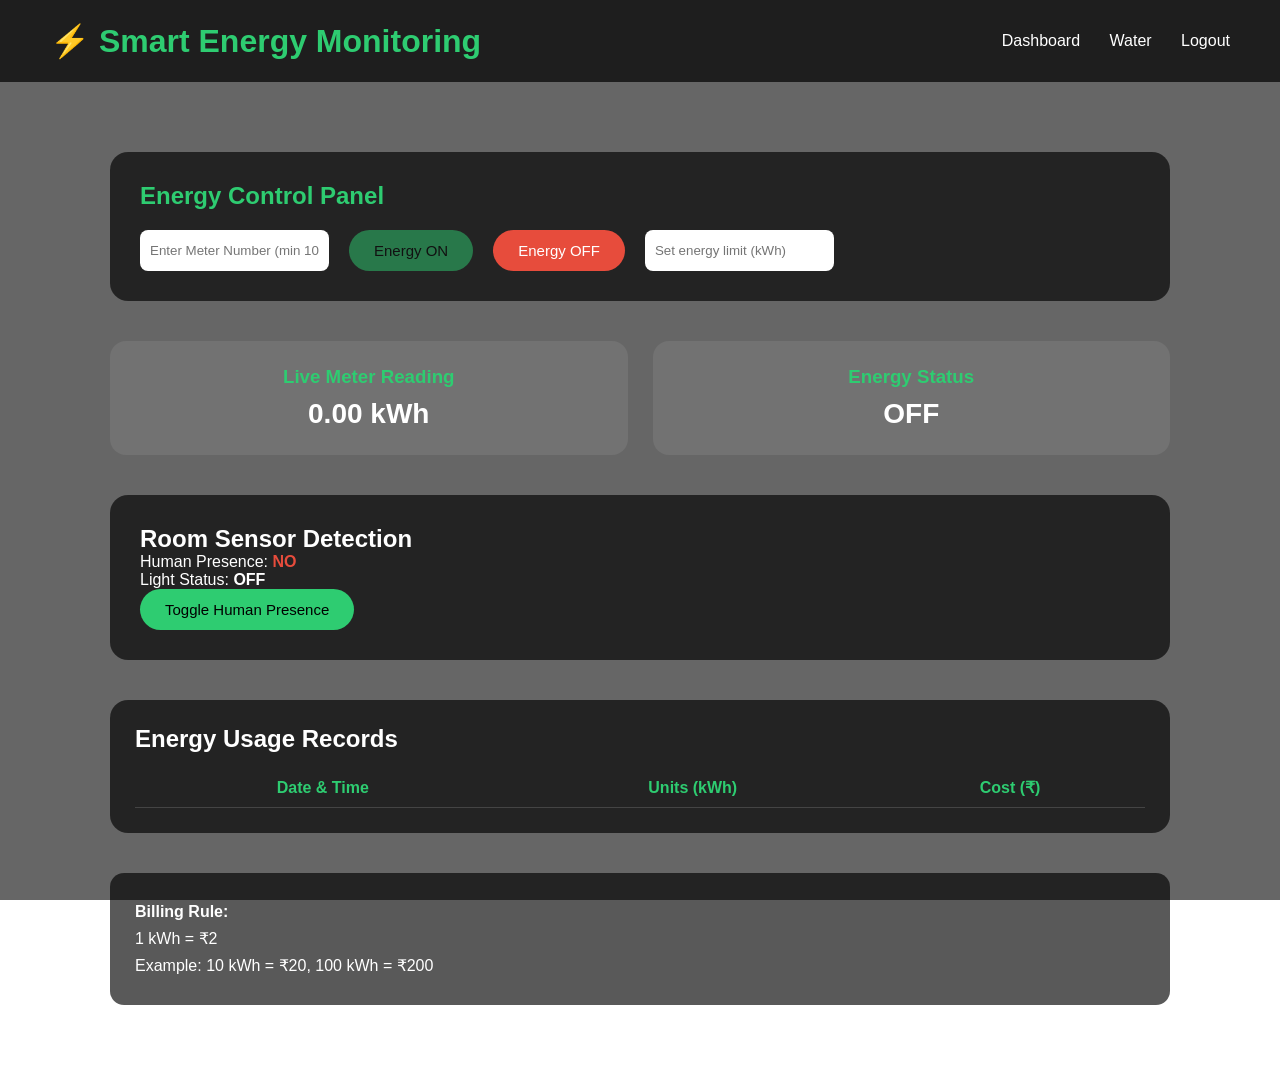
<file: src/main/resources/templates/energy.html>
<!DOCTYPE html>
<html lang="en">

<head>
    <meta charset="UTF-8">
    <title>Smart Energy Monitoring | HomeEco</title>
    <meta name="viewport" content="width=device-width, initial-scale=1">

    <style>
        * {
            margin: 0;
            padding: 0;
            box-sizing: border-box;
            font-family: "Segoe UI", Tahoma, sans-serif;
        }

        body {
            min-height: 100vh;
            background:
                linear-gradient(rgba(0, 0, 0, .6), rgba(0, 0, 0, .6)),
                url("https://images.unsplash.com/photo-1509395176047-4a66953fd231");
            background-size: cover;
            background-attachment: fixed;
            color: #fff;
        }

        .navbar {
            padding: 22px 50px;
            background: rgba(0, 0, 0, .7);
            display: flex;
            justify-content: space-between;
            align-items: center;
        }

        .navbar h1 {
            color: #2ecc71;
        }

        .navbar a {
            color: #fff;
            text-decoration: none;
            margin-left: 25px;
        }

        .container {
            max-width: 1100px;
            margin: 50px auto;
            padding: 20px;
        }

        .panel {
            background: rgba(0, 0, 0, .65);
            padding: 30px;
            border-radius: 18px;
            margin-bottom: 40px;
        }

        .panel h2 {
            color: #2ecc71;
            margin-bottom: 15px;
        }

        .controls {
            display: flex;
            flex-wrap: wrap;
            gap: 20px;
            margin-top: 20px;
        }

        button {
            padding: 12px 25px;
            border: none;
            border-radius: 30px;
            font-size: 15px;
            cursor: pointer;
        }

        .on {
            background: #2ecc71;
            color: #000;
        }

        .off {
            background: #e74c3c;
            color: #fff;
        }

        button:disabled {
            opacity: .5;
            cursor: not-allowed;
        }

        input {
            padding: 10px;
            border-radius: 8px;
            border: none;
        }

        .meter {
            display: grid;
            grid-template-columns: repeat(auto-fit, minmax(250px, 1fr));
            gap: 25px;
            margin-bottom: 40px;
        }

        .box {
            background: rgba(255, 255, 255, .08);
            padding: 25px;
            border-radius: 16px;
            text-align: center;
        }

        .box h3 {
            color: #2ecc71;
            margin-bottom: 10px;
        }

        .value {
            font-size: 28px;
            font-weight: bold;
        }

        .room {
            background: rgba(0, 0, 0, .65);
            padding: 30px;
            border-radius: 18px;
            margin-bottom: 40px;
        }

        .status {
            font-weight: bold;
        }

        .green {
            color: #2ecc71
        }

        .red {
            color: #e74c3c
        }

        .alert {
            background: #e74c3c;
            padding: 20px;
            border-radius: 14px;
            margin-top: 20px;
            display: none;
        }

        .records {
            background: rgba(0, 0, 0, .65);
            padding: 25px;
            border-radius: 18px;
            margin-bottom: 40px;
        }

        table {
            width: 100%;
            border-collapse: collapse;
            margin-top: 15px;
        }

        th,
        td {
            border-bottom: 1px solid #444;
            padding: 10px;
            text-align: center;
        }

        th {
            color: #2ecc71;
        }

        .note {
            background: rgba(0, 0, 0, .65);
            padding: 25px;
            border-radius: 14px;
            line-height: 1.7;
        }
    </style>
</head>

<body>

    <div class="navbar">
        <h1>⚡ Smart Energy Monitoring</h1>
        <div>
            <a href="dashboard.html">Dashboard</a>
            <a href="water.html">Water</a>
            <a href="login.html">Logout</a>
        </div>
    </div>

    <div class="container">

        <!-- CONTROL PANEL -->
        <div class="panel">
            <h2>Energy Control Panel</h2>

            <div class="controls">
                <!-- ✅ Meter Number ONLY -->
                <input type="text" id="meterNo" placeholder="Enter Meter Number (min 10 digits)">

                <button class="on" id="onBtn" onclick="turnOn()" disabled>Energy ON</button>
                <button class="off" onclick="turnOff()">Energy OFF</button>

                <!-- ✅ Limit input -->
                <input type="number" id="limit" placeholder="Set energy limit (kWh)">
            </div>
        </div>

        <!-- METER -->
        <div class="meter">
            <div class="box">
                <h3>Live Meter Reading</h3>
                <div class="value" id="reading">0.00 kWh</div>
            </div>

            <div class="box">
                <h3>Energy Status</h3>
                <div class="value" id="energyStatus">OFF</div>
            </div>
        </div>

        <!-- ROOM SENSOR -->
        <div class="room">
            <h2>Room Sensor Detection</h2>
            <p>Human Presence: <span class="status red" id="human">NO</span></p>
            <p>Light Status: <span class="status" id="light">OFF</span></p>
            <button class="on" onclick="toggleHuman()">Toggle Human Presence</button>
        </div>

        <!-- ALERT -->
        <div class="alert" id="alertBox">
            ⚠ ALERT: Energy is wasting! No human detected but energy is ON.
        </div>

        <!-- RECORDS -->
        <div class="records">
            <h2>Energy Usage Records</h2>
            <table>
                <thead>
                    <tr>
                        <th>Date & Time</th>
                        <th>Units (kWh)</th>
                        <th>Cost (₹)</th>
                    </tr>
                </thead>
                <tbody id="recordBody"></tbody>
            </table>
        </div>

        <div class="note">
            <strong>Billing Rule:</strong><br>
            1 kWh = ₹2 <br>
            Example: 10 kWh = ₹20, 100 kWh = ₹200
        </div>

    </div>

    <script>
        let energyOn = false;
        let reading = 0;
        let humanPresent = false;
        let interval = null;
        let startTime = null;

        const meterNo = document.getElementById("meterNo");
        const onBtn = document.getElementById("onBtn");
        const limitInput = document.getElementById("limit");

        /* ✅ Enable ON button only if meter number length >= 10 */
        meterNo.addEventListener("input", () => {
            onBtn.disabled = meterNo.value.trim().length < 10 || energyOn;
        });

        function turnOn() {
            if (energyOn) return;

            energyOn = true;
            startTime = new Date();
            reading = 0;

            onBtn.disabled = true;

            document.getElementById("energyStatus").innerText = "ON";
            document.getElementById("light").innerText = "ON";

            interval = setInterval(() => {
                reading += 0.2;
                document.getElementById("reading").innerText = reading.toFixed(2) + " kWh";

                checkConditions();

                const limit = Number(limitInput.value);
                if (limit > 0 && reading >= limit) {
                    alert("⚠ Energy limit exceeded! Energy turned OFF automatically.");
                    turnOff();
                }

            }, 1000);
        }

        function turnOff() {
            if (!energyOn) return;

            energyOn = false;
            clearInterval(interval);

            document.getElementById("energyStatus").innerText = "OFF";
            document.getElementById("light").innerText = "OFF";
            document.getElementById("alertBox").style.display = "none";

            const endTime = new Date();
            const units = reading;
            const cost = (units * 2).toFixed(2);

            document.getElementById("recordBody").innerHTML += `
        <tr>
            <td>${startTime.toLocaleString()}</td>
            <td>${units.toFixed(2)}</td>
            <td>₹${cost}</td>
        </tr>`;

            onBtn.disabled = meterNo.value.trim().length < 10;
        }

        function toggleHuman() {
            humanPresent = !humanPresent;
            const h = document.getElementById("human");
            h.innerText = humanPresent ? "YES" : "NO";
            h.className = "status " + (humanPresent ? "green" : "red");
            checkConditions();
        }

        function checkConditions() {
            document.getElementById("alertBox").style.display =
                (!humanPresent && energyOn) ? "block" : "none";
        }
    </script>

</body>

</html>
</file>
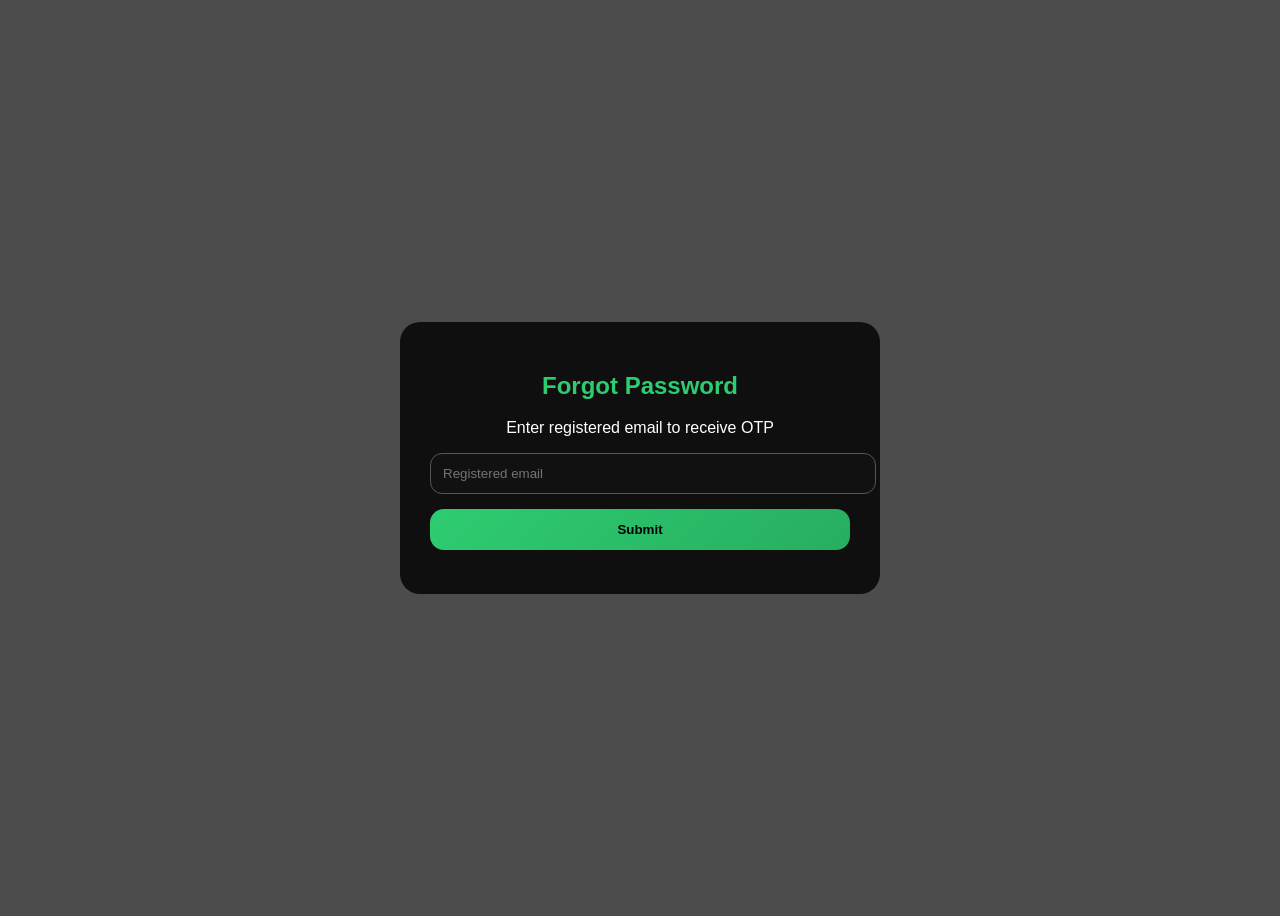
<file: src/main/resources/templates/forgot-password.html>
<!DOCTYPE html>
<html lang="en">

<head>
    <meta charset="UTF-8">
    <title>Forgot Password | HomeEco</title>
    <meta name="viewport" content="width=device-width, initial-scale=1.0">

    <style>
        body {
            min-height: 100vh;
            display: flex;
            justify-content: center;
            align-items: center;
            background: linear-gradient(rgba(0, 0, 0, .7), rgba(0, 0, 0, .7)),
                url("https://images.unsplash.com/photo-1509395176047-4a66953fd231");
            background-size: cover;
            font-family: "Segoe UI", sans-serif;
            color: #fff;
        }

        .card {
            width: 420px;
            padding: 30px;
            border-radius: 20px;
            background: rgba(0, 0, 0, .8);
            text-align: center;
        }

        h2 {
            color: #2ecc71;
        }

        input {
            width: 100%;
            padding: 12px;
            border-radius: 12px;
            border: 1px solid #555;
            background: #111;
            color: #fff;
        }

        button {
            width: 100%;
            margin-top: 15px;
            padding: 13px;
            border: none;
            border-radius: 14px;
            font-weight: 900;
            background: linear-gradient(135deg, #2ecc71, #27ae60);
            cursor: pointer;
        }

        #msg {
            margin-top: 12px;
            font-size: 14px;
        }
    </style>
</head>

<body>
    <div class="card">
        <h2>Forgot Password</h2>
        <p>Enter registered email to receive OTP</p>

        <input type="email" id="email" placeholder="Registered email">
        <!-- ✅ FIXED function name -->
        <button onclick="sendOtp()">Submit</button>

        <p id="msg"></p>
    </div>

<script>
    function sendOtp() {
        alert("Button clicked ✅");

        const email = document.getElementById("email").value.trim();
        console.log("Email:", email);

        if (!email) {
            alert("Email required");
            return;
        }

        fetch("http://localhost:8081/api/auth/send-otp", {
            method: "POST",
            headers: { "Content-Type": "application/json" },
            body: JSON.stringify({ email })
        })
            .then(res => res.text())
            .then(data => {
                alert("Server response: " + data);
                localStorage.setItem("resetEmail", email);
                window.location.href = "forgot-otp.html";
            })
            .catch(err => {
                alert("ERROR: " + err);
            });
    }
</script>


</body>

</html>
</file>
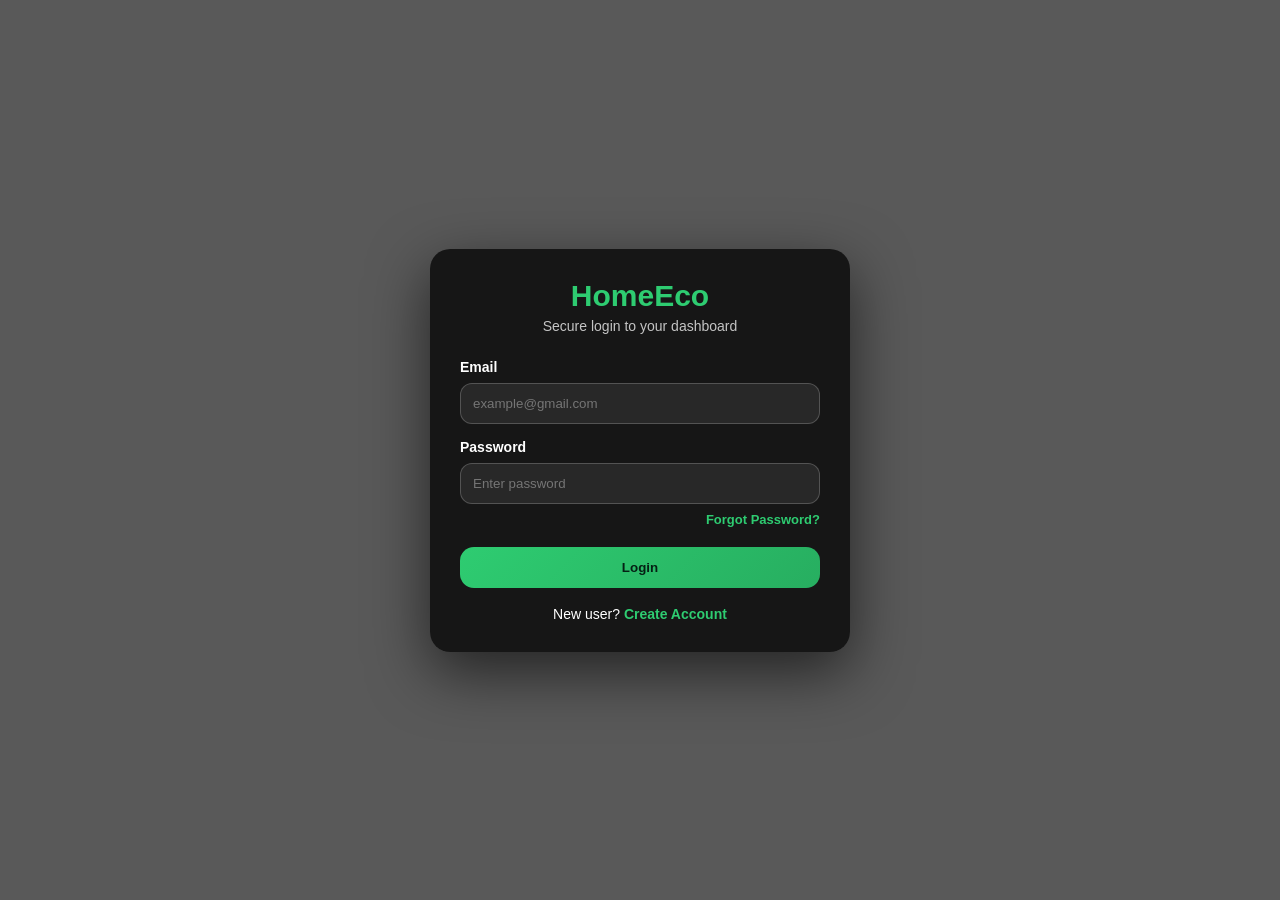
<file: src/main/resources/templates/login.html>
<!DOCTYPE html>
<html lang="en">

<head>
    <meta charset="UTF-8">
    <title>Login | HomeEco</title>
    <meta name="viewport" content="width=device-width, initial-scale=1.0">

    <style>
        * {
            margin: 0;
            padding: 0;
            box-sizing: border-box;
            font-family: "Segoe UI", Tahoma, sans-serif;
        }

        body {
            min-height: 100vh;
            display: flex;
            align-items: center;
            justify-content: center;
            background:
                linear-gradient(rgba(0, 0, 0, .65), rgba(0, 0, 0, .65)),
                url("https://images.unsplash.com/photo-1509395176047-4a66953fd231?auto=format&fit=crop&w=1400&q=80");
            background-size: cover;
            background-attachment: fixed;
            color: #fff;
            padding: 20px;
        }

        .login-box {
            width: 420px;
            background: rgba(0, 0, 0, .75);
            border-radius: 20px;
            padding: 30px;
            box-shadow: 0 20px 60px rgba(0, 0, 0, .6);
        }

        .logo {
            text-align: center;
            font-size: 30px;
            font-weight: 900;
            color: #2ecc71;
            margin-bottom: 5px;
        }

        .subtitle {
            text-align: center;
            font-size: 14px;
            color: rgba(255, 255, 255, .75);
            margin-bottom: 25px;
        }

        label {
            display: block;
            margin: 15px 0 8px;
            font-size: 14px;
            font-weight: 600;
        }

        input {
            width: 100%;
            padding: 12px;
            border-radius: 12px;
            border: 1px solid rgba(255, 255, 255, .2);
            background: rgba(255, 255, 255, .08);
            color: #fff;
            outline: none;
        }

        input:focus {
            border-color: #2ecc71;
            box-shadow: 0 0 0 3px rgba(46, 204, 113, .15);
        }

        .forgot {
            text-align: right;
            margin-top: 8px;
            font-size: 13px;
        }

        .forgot a {
            color: #2ecc71;
            text-decoration: none;
            font-weight: 600;
        }

        .forgot a:hover {
            text-decoration: underline;
        }

        .btn {
            width: 100%;
            margin-top: 20px;
            padding: 13px;
            border: none;
            border-radius: 14px;
            cursor: pointer;
            font-weight: 900;
            background: linear-gradient(135deg, #2ecc71, #27ae60);
            color: #052014;
        }

        .msg {
            margin-top: 14px;
            text-align: center;
            font-size: 14px;
        }

        .links {
            margin-top: 18px;
            text-align: center;
            font-size: 14px;
        }

        .links a {
            color: #2ecc71;
            text-decoration: none;
            font-weight: 700;
        }
    </style>
</head>

<body>

    <div class="login-box">
        <div class="logo">HomeEco</div>
        <div class="subtitle">Secure login to your dashboard</div>

        <label>Email</label>
        <input type="email" id="email" placeholder="example@gmail.com">

        <label>Password</label>
        <input type="password" id="password" placeholder="Enter password">

        <div class="forgot">
            <a href="forgot-password.html">Forgot Password?</a>
        </div>

        <button class="btn" onclick="login()">Login</button>

        <p class="msg" id="msg"></p>

        <div class="links">
            New user? <a href="register.html">Create Account</a>
        </div>
    </div>

    <script>
       const API = "http://localhost:8081/api/auth/login";


        async function login() {
            const email = document.getElementById("email").value.trim();
            const password = document.getElementById("password").value;
            const msg = document.getElementById("msg");

            msg.textContent = "";

            if (!email || !password) {
                msg.style.color = "#ff7675";
                msg.textContent = "All fields are required";
                return;
            }

            try {
                const res = await fetch(API, {
                    method: "POST",
                    headers: { "Content-Type": "application/json" },
                    body: JSON.stringify({ email, password })
                });

                const text = await res.text();

                if (res.ok) {
                    msg.style.color = "#2ecc71";
                    msg.textContent = "Login successful";
                    setTimeout(() => window.location.href = "dashboard.html", 800);
                } else {
                    msg.style.color = "#ff7675";
                    msg.textContent = text;
                }
            } catch {
                msg.style.color = "#ff7675";
                msg.textContent = "Server not running";
            }
        }
    </script>

</body>

</html>
</file>
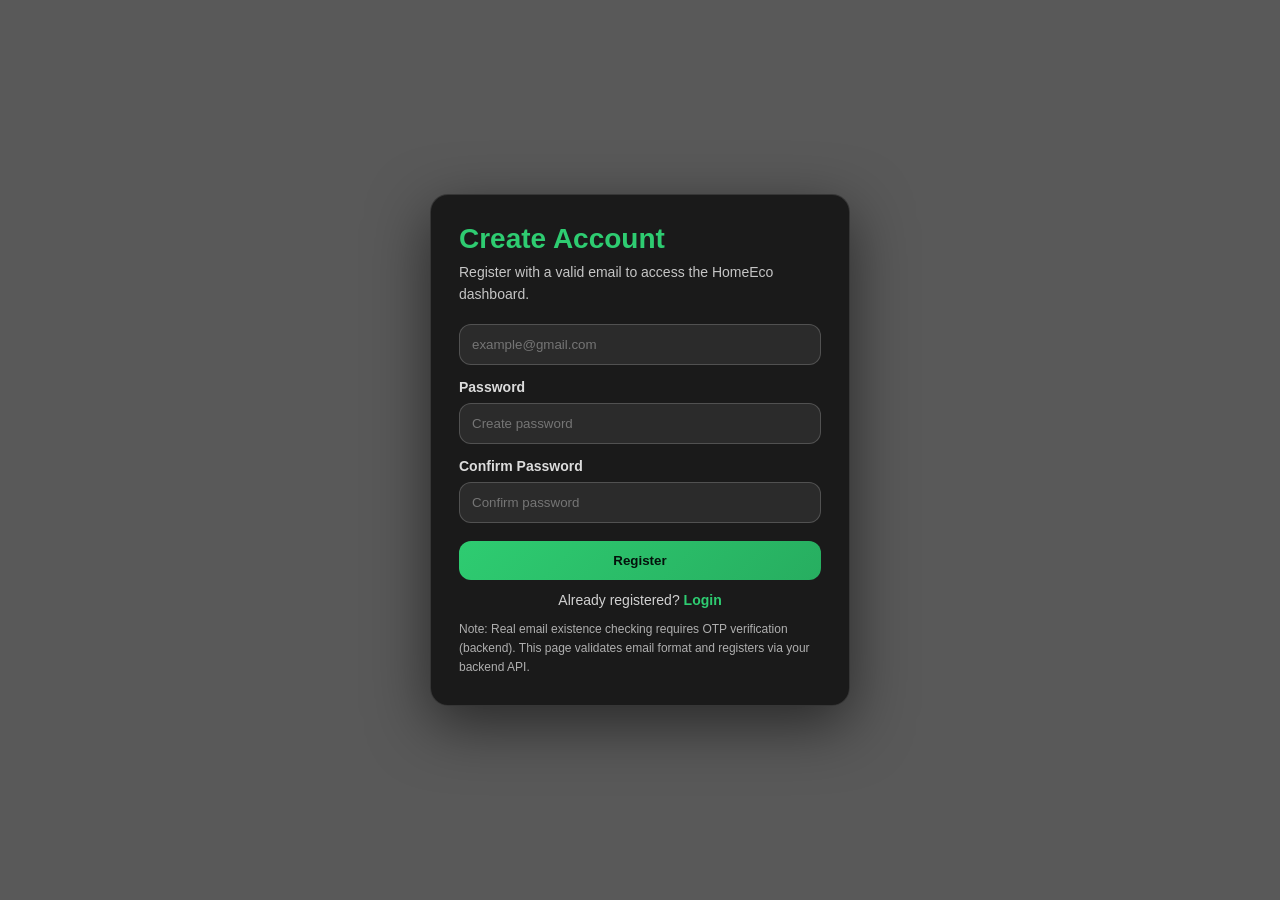
<file: src/main/resources/templates/register.html>
<!DOCTYPE html>
<html lang="en">

<head>
    <meta charset="UTF-8">
    <meta name="viewport" content="width=device-width, initial-scale=1.0" />
    <title>Register | HomeEco</title>
    

    <style>
        * {
            margin: 0;
            padding: 0;
            box-sizing: border-box;
            font-family: "Segoe UI", Tahoma, sans-serif;
        }

        body {
            min-height: 100vh;
            display: flex;
            align-items: center;
            justify-content: center;
            background:
                linear-gradient(rgba(0, 0, 0, .65), rgba(0, 0, 0, .65)),
                url("https://images.unsplash.com/photo-1509395176047-4a66953fd231?auto=format&fit=crop&w=1400&q=80");
            background-size: cover;
            background-attachment: fixed;
            color: #fff;
            padding: 20px;
        }

        .card {
            width: 420px;
            background: rgba(0, 0, 0, .70);
            border: 1px solid rgba(255, 255, 255, 0.12);
            border-radius: 18px;
            padding: 28px;
            box-shadow: 0 18px 60px rgba(0, 0, 0, .55);
        }

        .title {
            font-size: 28px;
            font-weight: 800;
            color: #2ecc71;
            margin-bottom: 6px;
        }

        .sub {
            color: rgba(255, 255, 255, 0.75);
            margin-bottom: 18px;
            line-height: 1.6;
            font-size: 14px;
        }

        label {
            display: block;
            margin-top: 14px;
            margin-bottom: 8px;
            color: rgba(255, 255, 255, 0.85);
            font-size: 14px;
            font-weight: 600;
        }

        input {
            width: 100%;
            padding: 12px 12px;
            border-radius: 12px;
            border: 1px solid rgba(255, 255, 255, 0.18);
            outline: none;
            background: rgba(255, 255, 255, 0.08);
            color: #fff;
            transition: .2s;
        }

        input:focus {
            border-color: rgba(46, 204, 113, 0.5);
            box-shadow: 0 0 0 3px rgba(46, 204, 113, 0.12);
        }

        /* ✅ red input on invalid */
        .invalid{
  border-color: rgba(231,76,60,0.9) !important;
  box-shadow:0 0 0 3px rgba(231,76,60,0.15) !important;
}


        .error {
            margin-top: 6px;
            font-size: 13px;
            color: #ff7676;
            display: none;
        }

        .btn {
            width: 100%;
            margin-top: 18px;
            padding: 12px 14px;
            border: none;
            border-radius: 12px;
            cursor: pointer;
            font-weight: 900;
            background: linear-gradient(135deg, #2ecc71, #27ae60);
            color: #04110b;
            transition: .2s;
        }

        .btn:hover {
            filter: brightness(1.06);
            transform: translateY(-1px);
        }

        .row {
            margin-top: 12px;
            text-align: center;
            font-size: 14px;
            color: rgba(255, 255, 255, 0.8);
        }

        .row a {
            color: #2ecc71;
            text-decoration: none;
            font-weight: 800;
        }

        .row a:hover {
            text-decoration: underline;
        }

        .hint {
            margin-top: 12px;
            font-size: 12px;
            color: rgba(255, 255, 255, 0.65);
            line-height: 1.6;
        }
    </style>
</head>

<body>

    <div class="card">
        <div class="title">Create Account</div>
        <div class="sub">Register with a valid email to access the HomeEco dashboard.</div>

        <input type="text" id="email" placeholder="example@gmail.com" oninput="validateEmailLive()"
            onblur="validateEmailLive()" />
        <div class="error" id="emailError">Invalid email</div>


        <label for="password">Password</label>
        <input type="password" id="password" placeholder="Create password" />

        <label for="confirm">Confirm Password</label>
        <input type="password" id="confirm" placeholder="Confirm password" />

        <button class="btn" onclick="registerWithValidation()">Register</button>
        <div class="error" id="serverError" style="display:none;"></div>

        <div class="row">
            Already registered? <a href="login.html">Login</a>
        </div>

        <div class="hint">
            Note: Real email existence checking requires OTP verification (backend). This page validates email format
            and registers via your backend API.
        </div>
    </div>

    <!-- Use your existing auth.js OR keep this script -->
    <script>
       const API = "http://localhost:8081/api/auth";

       
            function isValidEmailFormat(email) {
                return /^[^\s@]+@[^\s@]+\.[^\s@]{2,}$/i.test(email.trim());
            }

            function showEmailError(show) {
                const emailEl = document.getElementById("email");
                const errEl = document.getElementById("emailError");

                if (show) {
                    emailEl.classList.add("invalid");
                    errEl.style.display = "block";
                } else {
                    emailEl.classList.remove("invalid");
                    errEl.style.display = "none";
                }
            }

            function showServerError(msg) {
                const s = document.getElementById("serverError");
                if (!s) return;
                if (msg) {
                    s.style.display = "block";
                    s.textContent = msg;
                } else {
                    s.style.display = "none";
                    s.textContent = "";
                }
            }

            function validateEmailLive() {
                const email = document.getElementById("email").value.trim();
                if (email === "") {
                    showEmailError(false);
                    return true;
                }
                const ok = isValidEmailFormat(email);
                showEmailError(!ok);
                return ok;
            }

           async function registerWithValidation() {
                showServerError("");

                const email = document.getElementById("email").value.trim();
                const pass = document.getElementById("password").value;
                const confirm = document.getElementById("confirm").value;

                if (!isValidEmailFormat(email)) {
                    showEmailError(true);
                    return;
                } else {
                    showEmailError(false);
                }

                if (!pass || !confirm) {
                    showServerError("All fields are required.");
                    return;
                }

                if (pass !== confirm) {
                    showServerError("Passwords do not match.");
                    return;
                }

                try {
                    const res = await fetch(API + "/register", {
                        method: "POST",
                        headers: { "Content-Type": "application/json" },
                        body: JSON.stringify({ email, password: pass })
                    });

                    const text = await res.text();

                    if (!res.ok) {
                        if (text.toLowerCase().includes("email")) {
                            showEmailError(true);
                        }
                        showServerError(text || "Registration failed.");
                        return;
                    }

                    // SUCCESS
                    window.location.href = "login.html";

                } catch (err) {
                    console.error(err);
                    showServerError("Server not running or CORS blocked.");
                }
            }


    </script>
</body>

</html>
</file>
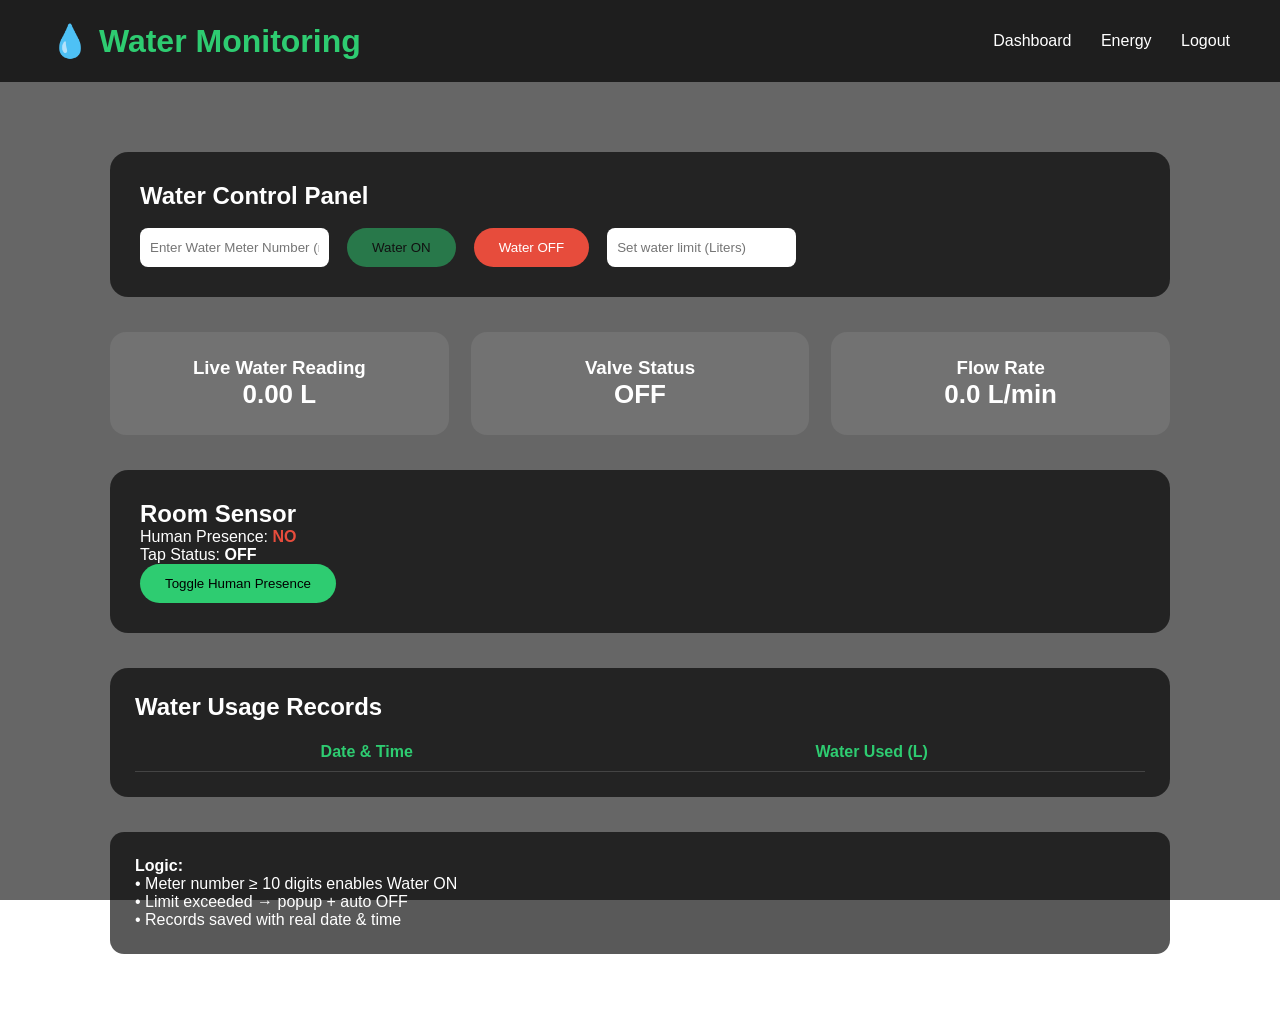
<file: src/main/resources/templates/water.html>
<!DOCTYPE html>
<html lang="en">

<head>
    <meta charset="UTF-8">
    <title>Water Monitoring | HomeEco</title>
    <meta name="viewport" content="width=device-width, initial-scale=1.0">

    <style>
        * {
            margin: 0;
            padding: 0;
            box-sizing: border-box;
            font-family: "Segoe UI", Tahoma, sans-serif
        }

        body {
            min-height: 100vh;
            background:
                linear-gradient(rgba(0, 0, 0, .6), rgba(0, 0, 0, .6)),
                url("https://images.unsplash.com/photo-1502741338009-cac2772e18bc");
            background-size: cover;
            background-attachment: fixed;
            color: #fff;
        }

        .navbar {
            padding: 22px 50px;
            background: rgba(0, 0, 0, .7);
            display: flex;
            justify-content: space-between;
            align-items: center;
        }

        .navbar h1 {
            color: #2ecc71
        }

        .nav-links a {
            color: #fff;
            text-decoration: none;
            margin-left: 25px;
        }

        .container {
            max-width: 1100px;
            margin: 50px auto;
            padding: 20px
        }

        .panel {
            background: rgba(0, 0, 0, .65);
            padding: 30px;
            border-radius: 18px;
            margin-bottom: 35px;
        }

        .controls {
            display: flex;
            flex-wrap: wrap;
            gap: 18px;
            margin-top: 18px;
        }

        button {
            padding: 12px 25px;
            border: none;
            border-radius: 30px;
            cursor: pointer;
        }

        .on {
            background: #2ecc71;
            color: #000
        }

        .off {
            background: #e74c3c;
            color: #fff
        }

        button:disabled {
            opacity: .5;
            cursor: not-allowed;
        }

        input {
            padding: 10px;
            border-radius: 8px;
            border: none;
        }

        .meter {
            display: grid;
            grid-template-columns: repeat(auto-fit, minmax(250px, 1fr));
            gap: 22px;
            margin-bottom: 35px;
        }

        .box {
            background: rgba(255, 255, 255, .08);
            padding: 25px;
            border-radius: 16px;
            text-align: center;
        }

        .value {
            font-size: 26px;
            font-weight: bold
        }

        .room {
            background: rgba(0, 0, 0, .65);
            padding: 30px;
            border-radius: 18px;
            margin-bottom: 35px;
        }

        .status {
            font-weight: 700
        }

        .green {
            color: #2ecc71
        }

        .red {
            color: #e74c3c
        }

        .alert,
        .alert2 {
            padding: 18px;
            border-radius: 14px;
            margin-top: 15px;
            display: none;
        }

        .alert {
            background: #e74c3c
        }

        .alert2 {
            background: #f39c12;
            color: #000
        }

        .records {
            background: rgba(0, 0, 0, .65);
            padding: 25px;
            border-radius: 18px;
            margin-bottom: 35px;
        }

        table {
            width: 100%;
            border-collapse: collapse;
            margin-top: 12px;
        }

        th,
        td {
            border-bottom: 1px solid #444;
            padding: 10px;
            text-align: center;
        }

        th {
            color: #2ecc71
        }

        .note {
            background: rgba(0, 0, 0, .65);
            padding: 25px;
            border-radius: 14px;
        }
    </style>
</head>

<body>

    <header class="navbar">
        <h1>💧 Water Monitoring</h1>
        <div class="nav-links">
            <a href="dashboard.html">Dashboard</a>
            <a href="energy.html">Energy</a>
            <a href="login.html">Logout</a>
        </div>
    </header>

    <div class="container">

        <!-- CONTROL PANEL -->
        <div class="panel">
            <h2>Water Control Panel</h2>

            <div class="controls">
                <!-- ✅ METER NUMBER -->
                <input type="text" id="waterMeterNo" placeholder="Enter Water Meter Number (min 10 digits)">

                <button class="on" id="waterOnBtn" onclick="turnOnWater()" disabled>Water ON</button>
                <button class="off" onclick="turnOffWater()">Water OFF</button>

                <input type="number" id="limitWater" placeholder="Set water limit (Liters)">
            </div>
        </div>

        <!-- METER -->
        <div class="meter">
            <div class="box">
                <h3>Live Water Reading</h3>
                <div class="value" id="waterReading">0.00 L</div>
            </div>

            <div class="box">
                <h3>Valve Status</h3>
                <div class="value" id="waterStatus">OFF</div>
            </div>

            <div class="box">
                <h3>Flow Rate</h3>
                <div class="value" id="flowRate">0.0 L/min</div>
            </div>
        </div>

        <!-- SENSOR -->
        <div class="room">
            <h2>Room Sensor</h2>
            <p>Human Presence: <span class="status red" id="humanWater">NO</span></p>
            <p>Tap Status: <span class="status" id="tapStatus">OFF</span></p>
            <button class="on" onclick="toggleHumanWater()">Toggle Human Presence</button>

            <div class="alert" id="wastageAlert">
                ⚠ Wastage Alert: No human detected but water is ON!
            </div>

            <div class="alert2" id="leakAlert">
                ⚠ Leak suspected! Continuous high flow detected.
            </div>
        </div>

        <!-- RECORDS -->
        <div class="records">
            <h2>Water Usage Records</h2>
            <table>
                <thead>
                    <tr>
                        <th>Date & Time</th>
                        <th>Water Used (L)</th>
                    </tr>
                </thead>
                <tbody id="waterRecordBody"></tbody>
            </table>
        </div>

        <div class="note">
            <strong>Logic:</strong><br>
            • Meter number ≥ 10 digits enables Water ON<br>
            • Limit exceeded → popup + auto OFF<br>
            • Records saved with real date & time
        </div>

    </div>

    <script>
        let waterOn = false;
        let waterReading = 0;
        let humanPresentWater = false;
        let waterInterval = null;
        let startTime = null;
        let highFlowSeconds = 0;

        const meterInput = document.getElementById("waterMeterNo");
        const onBtn = document.getElementById("waterOnBtn");

        meterInput.addEventListener("input", () => {
            onBtn.disabled = meterInput.value.trim().length < 10 || waterOn;
        });

        function turnOnWater() {
            if (waterOn) return;

            waterOn = true;
            startTime = new Date();
            waterReading = 0;
            highFlowSeconds = 0;

            onBtn.disabled = true;

            document.getElementById("waterStatus").innerText = "ON";
            document.getElementById("tapStatus").innerText = "ON";

            waterInterval = setInterval(() => {
                const flow = Math.random() * 8 + 2;
                document.getElementById("flowRate").innerText = flow.toFixed(1) + " L/min";

                waterReading += flow / 60;
                document.getElementById("waterReading").innerText = waterReading.toFixed(2) + " L";

                if (!humanPresentWater) {
                    document.getElementById("wastageAlert").style.display = "block";
                } else {
                    document.getElementById("wastageAlert").style.display = "none";
                }

                if (flow > 8) highFlowSeconds++; else highFlowSeconds = 0;
                if (highFlowSeconds >= 12) document.getElementById("leakAlert").style.display = "block";

                const limit = Number(document.getElementById("limitWater").value);
                if (limit > 0 && waterReading >= limit) {
                    alert("⚠ Water limit exceeded! Water turned OFF.");
                    turnOffWater();
                }
            }, 1000);
        }

        function turnOffWater() {
            if (!waterOn) return;

            waterOn = false;
            clearInterval(waterInterval);

            document.getElementById("waterStatus").innerText = "OFF";
            document.getElementById("tapStatus").innerText = "OFF";
            document.getElementById("flowRate").innerText = "0.0 L/min";
            document.getElementById("wastageAlert").style.display = "none";
            document.getElementById("leakAlert").style.display = "none";

            document.getElementById("waterRecordBody").innerHTML += `
        <tr>
            <td>${startTime.toLocaleString()}</td>
            <td>${waterReading.toFixed(2)}</td>
        </tr>`;

            onBtn.disabled = meterInput.value.trim().length < 10;
        }

        function toggleHumanWater() {
            humanPresentWater = !humanPresentWater;
            const el = document.getElementById("humanWater");
            el.innerText = humanPresentWater ? "YES" : "NO";
            el.className = humanPresentWater ? "status green" : "status red";
        }
    </script>

</body>

</html>
</file>
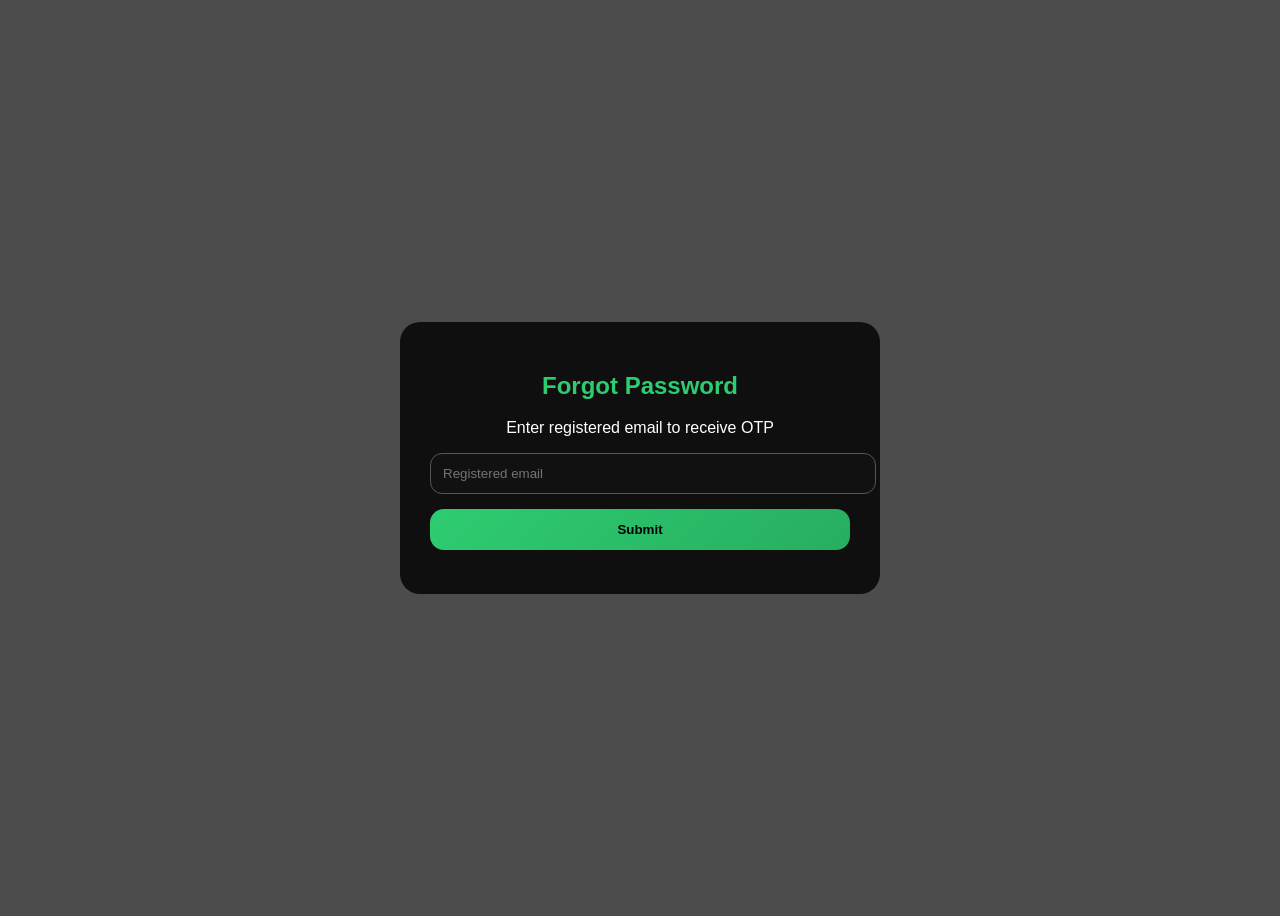
<file: src/main/resources/static/admin/forgot-password.html>
<!DOCTYPE html>
<html lang="en">

<head>
    <meta charset="UTF-8">
    <title>Forgot Password | HomeEco</title>
    <meta name="viewport" content="width=device-width, initial-scale=1.0">

    <style>
        body {
            min-height: 100vh;
            display: flex;
            justify-content: center;
            align-items: center;
            background: linear-gradient(rgba(0, 0, 0, .7), rgba(0, 0, 0, .7)),
                url("https://images.unsplash.com/photo-1509395176047-4a66953fd231");
            background-size: cover;
            font-family: "Segoe UI", sans-serif;
            color: #fff;
        }

        .card {
            width: 420px;
            padding: 30px;
            border-radius: 20px;
            background: rgba(0, 0, 0, .8);
            text-align: center;
        }

        h2 {
            color: #2ecc71;
        }

        input {
            width: 100%;
            padding: 12px;
            border-radius: 12px;
            border: 1px solid #555;
            background: #111;
            color: #fff;
        }

        button {
            width: 100%;
            margin-top: 15px;
            padding: 13px;
            border: none;
            border-radius: 14px;
            font-weight: 900;
            background: linear-gradient(135deg, #2ecc71, #27ae60);
            cursor: pointer;
        }

        #msg {
            margin-top: 12px;
            font-size: 14px;
        }
    </style>
</head>

<body>
    <div class="card">
        <h2>Forgot Password</h2>
        <p>Enter registered email to receive OTP</p>

        <input type="email" id="email" placeholder="Registered email">
        <!-- ✅ FIXED function name -->
        <button onclick="sendOtp()">Submit</button>

        <p id="msg"></p>
    </div>

<script>
    const API = "https://home-eco-1.onrender.com/api/auth";

    function sendOtp() {
        alert("Button clicked ✅");

        const email = document.getElementById("email").value.trim();
        console.log("Email:", email);

        if (!email) {
            alert("Email required");
            return;
        }

        fetch(API + "/send-otp", {
            method: "POST",
            headers: {
                "Content-Type": "application/json"
            },
            body: JSON.stringify({ email })
        })
            .then(res => res.text())
            .then(data => {
                alert("Server response: " + data);

                localStorage.setItem("resetEmail", email);

                window.location.href = "forgot-otp.html";
            })
            .catch(err => {
                console.error(err);
                alert("Error: " + err);
            });
    }
</script>
</body>

</html>
</file>
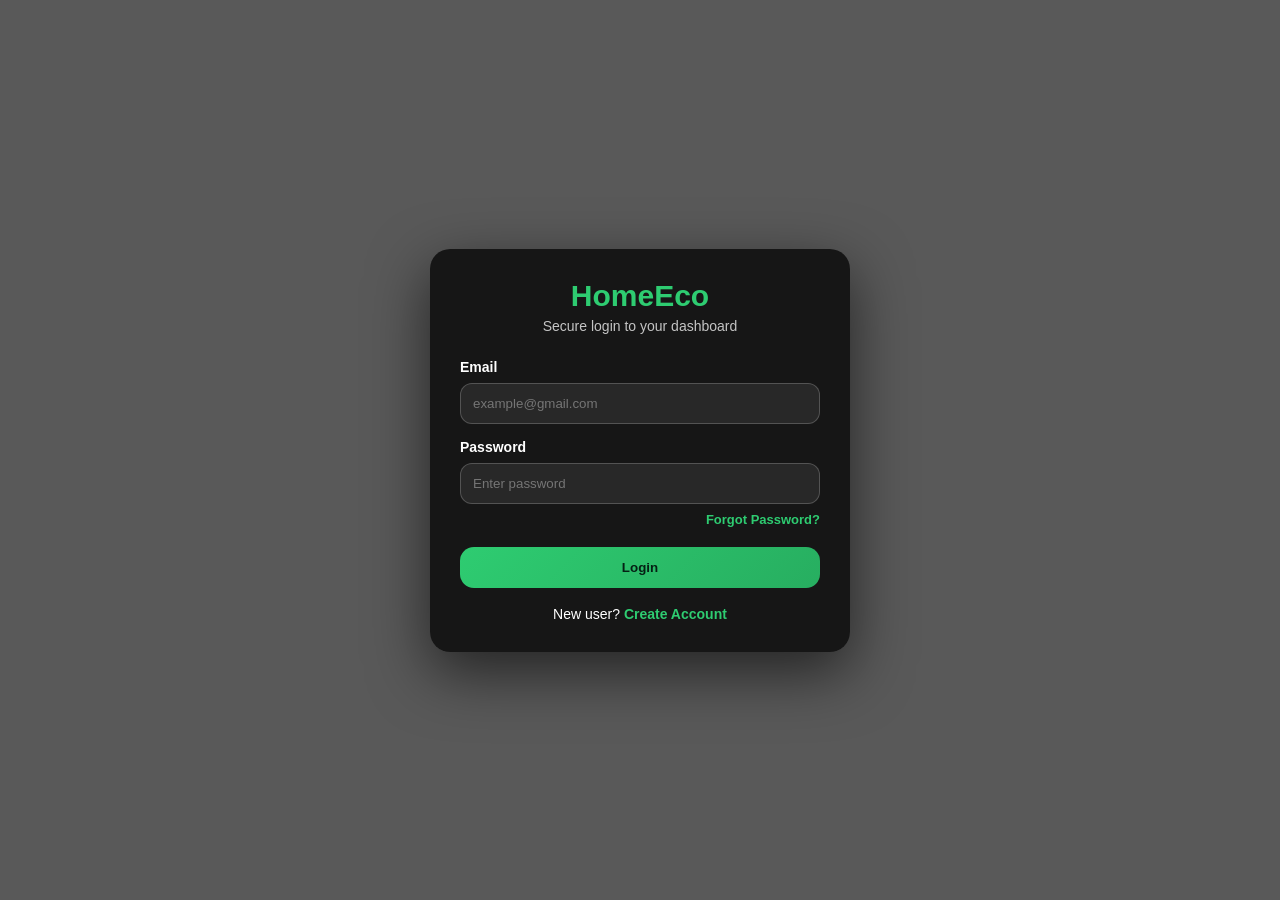
<file: src/main/resources/static/admin/login.html>
<!DOCTYPE html>
<html lang="en">

<head>
    <meta charset="UTF-8">
    <title>Login | HomeEco</title>
    <meta name="viewport" content="width=device-width, initial-scale=1.0">

    <style>
        * {
            margin: 0;
            padding: 0;
            box-sizing: border-box;
            font-family: "Segoe UI", Tahoma, sans-serif;
        }

        body {
            min-height: 100vh;
            display: flex;
            align-items: center;
            justify-content: center;
            background:
                linear-gradient(rgba(0, 0, 0, .65), rgba(0, 0, 0, .65)),
                url("https://images.unsplash.com/photo-1509395176047-4a66953fd231?auto=format&fit=crop&w=1400&q=80");
            background-size: cover;
            background-attachment: fixed;
            color: #fff;
            padding: 20px;
        }

        .login-box {
            width: 420px;
            background: rgba(0, 0, 0, .75);
            border-radius: 20px;
            padding: 30px;
            box-shadow: 0 20px 60px rgba(0, 0, 0, .6);
        }

        .logo {
            text-align: center;
            font-size: 30px;
            font-weight: 900;
            color: #2ecc71;
            margin-bottom: 5px;
        }

        .subtitle {
            text-align: center;
            font-size: 14px;
            color: rgba(255, 255, 255, .75);
            margin-bottom: 25px;
        }

        label {
            display: block;
            margin: 15px 0 8px;
            font-size: 14px;
            font-weight: 600;
        }

        input {
            width: 100%;
            padding: 12px;
            border-radius: 12px;
            border: 1px solid rgba(255, 255, 255, .2);
            background: rgba(255, 255, 255, .08);
            color: #fff;
            outline: none;
        }

        input:focus {
            border-color: #2ecc71;
            box-shadow: 0 0 0 3px rgba(46, 204, 113, .15);
        }

        .forgot {
            text-align: right;
            margin-top: 8px;
            font-size: 13px;
        }

        .forgot a {
            color: #2ecc71;
            text-decoration: none;
            font-weight: 600;
        }

        .forgot a:hover {
            text-decoration: underline;
        }

        .btn {
            width: 100%;
            margin-top: 20px;
            padding: 13px;
            border: none;
            border-radius: 14px;
            cursor: pointer;
            font-weight: 900;
            background: linear-gradient(135deg, #2ecc71, #27ae60);
            color: #052014;
        }

        .msg {
            margin-top: 14px;
            text-align: center;
            font-size: 14px;
        }

        .links {
            margin-top: 18px;
            text-align: center;
            font-size: 14px;
        }

        .links a {
            color: #2ecc71;
            text-decoration: none;
            font-weight: 700;
        }
    </style>
</head>

<body>

    <div class="login-box">
        <div class="logo">HomeEco</div>
        <div class="subtitle">Secure login to your dashboard</div>

        <label>Email</label>
        <input type="email" id="email" placeholder="example@gmail.com">

        <label>Password</label>
        <input type="password" id="password" placeholder="Enter password">

        <div class="forgot">
            <a href="forgot-password.html">Forgot Password?</a>
        </div>

        <button class="btn" onclick="login()">Login</button>

        <p class="msg" id="msg"></p>

        <div class="links">
            New user? <a href="register.html">Create Account</a>
        </div>
    </div>

    <script>
        const API = "https://home-eco-1.onrender.com/api/auth";


       async function login() {
            const email = document.getElementById("email").value.trim();
            const password = document.getElementById("password").value;
            const msg = document.getElementById("msg");

            msg.textContent = "";

            if (!email || !password) {
                msg.style.color = "#ff7675";
                msg.textContent = "All fields are required";
                return;
            }

            try {
                const res = await fetch(API + "/login", {   // ✅ FIXED
                    method: "POST",
                    headers: { "Content-Type": "application/json" },
                    body: JSON.stringify({ email, password })
                });

                const text = await res.text();

                if (res.ok) {
                    msg.style.color = "#2ecc71";
                    msg.textContent = "Login successful";
                    setTimeout(() => window.location.href = "dashboard.html", 800);
                } else {
                    msg.style.color = "#ff7675";
                    msg.textContent = text;
                }
            } catch (err) {
                console.error(err);
                msg.style.color = "#ff7675";
                msg.textContent = "Network error or server issue";
            }
        }
    </script>

</body>

</html>
</file>
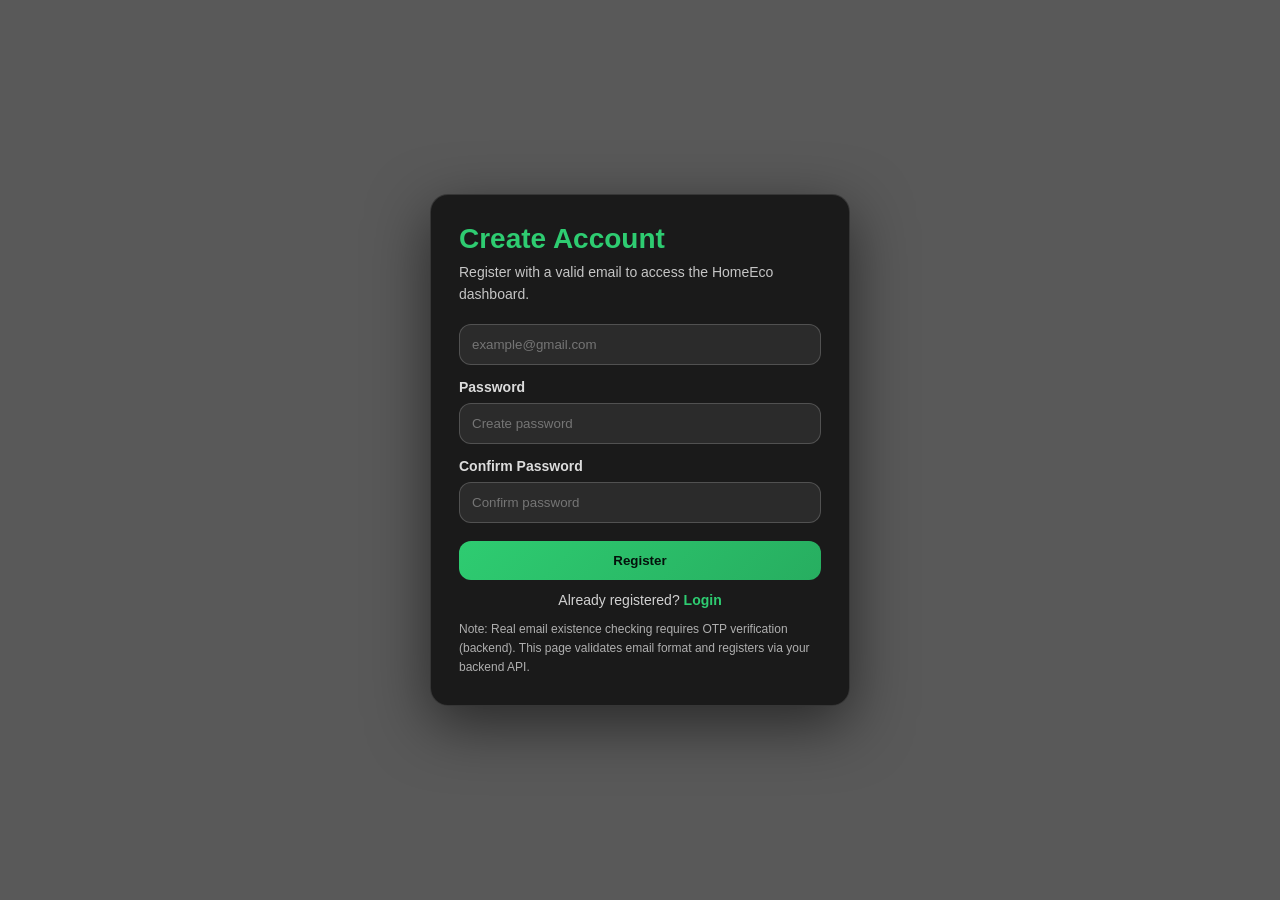
<file: src/main/resources/static/admin/register.html>
<!DOCTYPE html>
<html lang="en">

<head>
    <meta charset="UTF-8">
    <meta name="viewport" content="width=device-width, initial-scale=1.0" />
    <title>Register | HomeEco</title>
    

    <style>
        * {
            margin: 0;
            padding: 0;
            box-sizing: border-box;
            font-family: "Segoe UI", Tahoma, sans-serif;
        }

        body {
            min-height: 100vh;
            display: flex;
            align-items: center;
            justify-content: center;
            background:
                linear-gradient(rgba(0, 0, 0, .65), rgba(0, 0, 0, .65)),
                url("https://images.unsplash.com/photo-1509395176047-4a66953fd231?auto=format&fit=crop&w=1400&q=80");
            background-size: cover;
            background-attachment: fixed;
            color: #fff;
            padding: 20px;
        }

        .card {
            width: 420px;
            background: rgba(0, 0, 0, .70);
            border: 1px solid rgba(255, 255, 255, 0.12);
            border-radius: 18px;
            padding: 28px;
            box-shadow: 0 18px 60px rgba(0, 0, 0, .55);
        }

        .title {
            font-size: 28px;
            font-weight: 800;
            color: #2ecc71;
            margin-bottom: 6px;
        }

        .sub {
            color: rgba(255, 255, 255, 0.75);
            margin-bottom: 18px;
            line-height: 1.6;
            font-size: 14px;
        }

        label {
            display: block;
            margin-top: 14px;
            margin-bottom: 8px;
            color: rgba(255, 255, 255, 0.85);
            font-size: 14px;
            font-weight: 600;
        }

        input {
            width: 100%;
            padding: 12px 12px;
            border-radius: 12px;
            border: 1px solid rgba(255, 255, 255, 0.18);
            outline: none;
            background: rgba(255, 255, 255, 0.08);
            color: #fff;
            transition: .2s;
        }

        input:focus {
            border-color: rgba(46, 204, 113, 0.5);
            box-shadow: 0 0 0 3px rgba(46, 204, 113, 0.12);
        }

        /* ✅ red input on invalid */
        .invalid{
  border-color: rgba(231,76,60,0.9) !important;
  box-shadow:0 0 0 3px rgba(231,76,60,0.15) !important;
}


        .error {
            margin-top: 6px;
            font-size: 13px;
            color: #ff7676;
            display: none;
        }

        .btn {
            width: 100%;
            margin-top: 18px;
            padding: 12px 14px;
            border: none;
            border-radius: 12px;
            cursor: pointer;
            font-weight: 900;
            background: linear-gradient(135deg, #2ecc71, #27ae60);
            color: #04110b;
            transition: .2s;
        }

        .btn:hover {
            filter: brightness(1.06);
            transform: translateY(-1px);
        }

        .row {
            margin-top: 12px;
            text-align: center;
            font-size: 14px;
            color: rgba(255, 255, 255, 0.8);
        }

        .row a {
            color: #2ecc71;
            text-decoration: none;
            font-weight: 800;
        }

        .row a:hover {
            text-decoration: underline;
        }

        .hint {
            margin-top: 12px;
            font-size: 12px;
            color: rgba(255, 255, 255, 0.65);
            line-height: 1.6;
        }
    </style>
</head>

<body>

    <div class="card">
        <div class="title">Create Account</div>
        <div class="sub">Register with a valid email to access the HomeEco dashboard.</div>

        <input type="text" id="email" placeholder="example@gmail.com" oninput="validateEmailLive()"
            onblur="validateEmailLive()" />
        <div class="error" id="emailError">Invalid email</div>


        <label for="password">Password</label>
        <input type="password" id="password" placeholder="Create password" />

        <label for="confirm">Confirm Password</label>
        <input type="password" id="confirm" placeholder="Confirm password" />

        <button class="btn" onclick="registerWithValidation()">Register</button>
        <div class="error" id="serverError" style="display:none;"></div>

        <div class="row">
            Already registered? <a href="login.html">Login</a>
        </div>

        <div class="hint">
            Note: Real email existence checking requires OTP verification (backend). This page validates email format
            and registers via your backend API.
        </div>
    </div>

    <!-- Use your existing auth.js OR keep this script -->
    <script>
       const API = "https://home-eco-1.onrender.com/api/auth";

       
            function isValidEmailFormat(email) {
                return /^[^\s@]+@[^\s@]+\.[^\s@]{2,}$/i.test(email.trim());
            }

            function showEmailError(show) {
                const emailEl = document.getElementById("email");
                const errEl = document.getElementById("emailError");

                if (show) {
                    emailEl.classList.add("invalid");
                    errEl.style.display = "block";
                } else {
                    emailEl.classList.remove("invalid");
                    errEl.style.display = "none";
                }
            }

            function showServerError(msg) {
                const s = document.getElementById("serverError");
                if (!s) return;
                if (msg) {
                    s.style.display = "block";
                    s.textContent = msg;
                } else {
                    s.style.display = "none";
                    s.textContent = "";
                }
            }

            function validateEmailLive() {
                const email = document.getElementById("email").value.trim();
                if (email === "") {
                    showEmailError(false);
                    return true;
                }
                const ok = isValidEmailFormat(email);
                showEmailError(!ok);
                return ok;
            }

           async function registerWithValidation() {
                showServerError("");

                const email = document.getElementById("email").value.trim();
                const pass = document.getElementById("password").value;
                const confirm = document.getElementById("confirm").value;

                if (!isValidEmailFormat(email)) {
                    showEmailError(true);
                    return;
                } else {
                    showEmailError(false);
                }

                if (!pass || !confirm) {
                    showServerError("All fields are required.");
                    return;
                }

                if (pass !== confirm) {
                    showServerError("Passwords do not match.");
                    return;
                }

                try {
                    const res = await fetch(API + "/register", {
                        method: "POST",
                        headers: { "Content-Type": "application/json" },
                        body: JSON.stringify({ email, password: pass })
                    });

                    const text = await res.text();

                    if (!res.ok) {
                        if (text.toLowerCase().includes("email")) {
                            showEmailError(true);
                        }
                        showServerError(text || "Registration failed.");
                        return;
                    }

                    // SUCCESS
                    window.location.href = "login.html";

                } catch (err) {
                    console.error(err);
                    showServerError("Server not running or CORS blocked.");
                }
            }


    </script>
</body>

</html>
</file>
